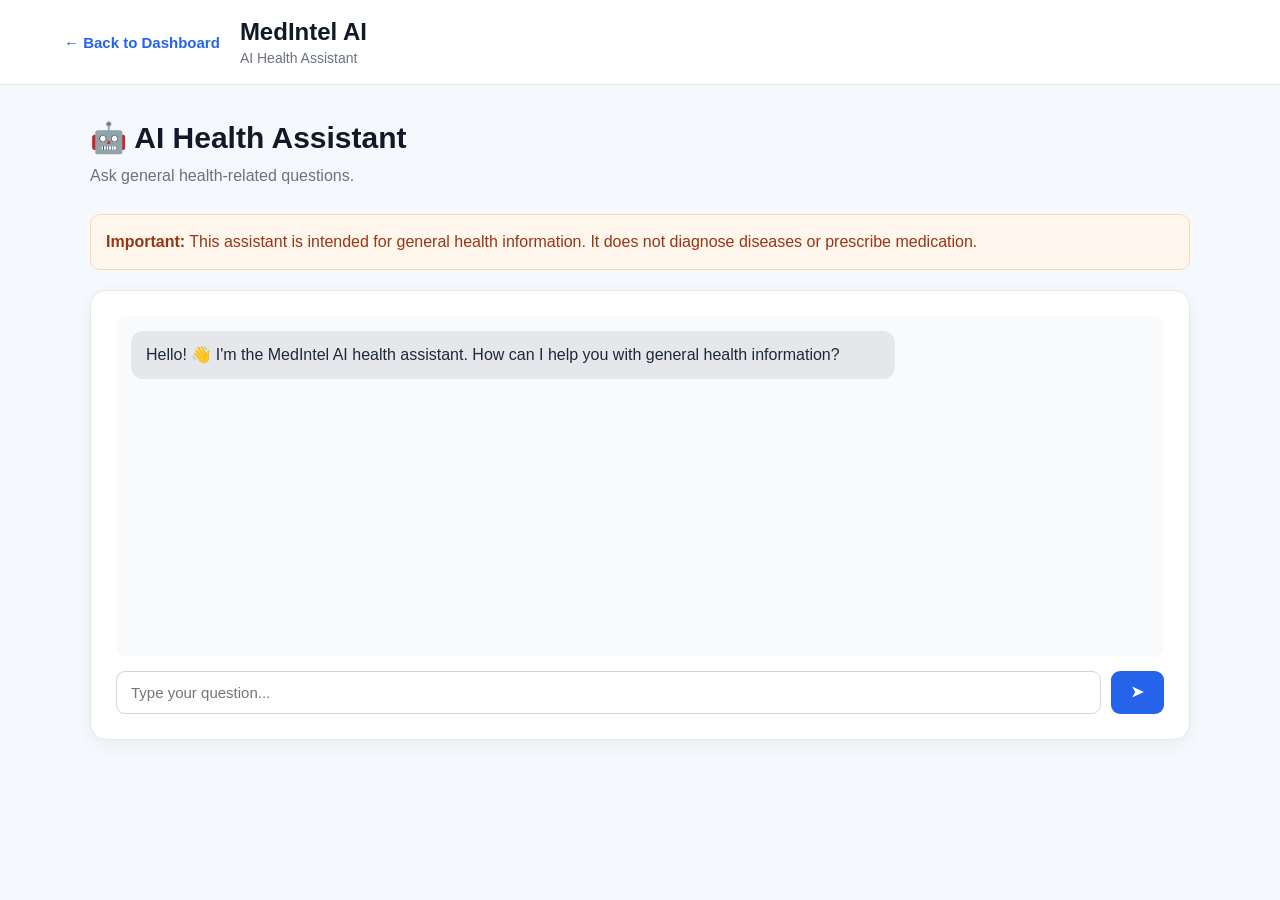
<file: features/assistant.html>
<!DOCTYPE html>
<html lang="en">
<head>

    <meta charset="UTF-8">
    <meta name="viewport" content="width=device-width, initial-scale=1.0">

    <title>AI Health Assistant | MedIntel AI</title>

    <link rel="stylesheet" href="../css/features.css">

</head>

<body>

<header class="feature-header">

    <a href="../dashboard.html" class="back-btn">
        ← Back to Dashboard
    </a>

    <div class="header-title">

        <h1>MedIntel AI</h1>

        <p>AI Health Assistant</p>

    </div>

</header>


<main class="feature-container">

    <section class="feature-hero">

        <h2>🤖 AI Health Assistant</h2>

        <p>
            Ask general health-related questions.
        </p>

    </section>


    <div class="disclaimer">

        <strong>Important:</strong>
        This assistant is intended for general health information.
        It does not diagnose diseases or prescribe medication.

    </div>


    <section class="card chat-container">

        <div
            id="chatMessages"
            class="chat-messages">

            <div class="chat-message bot-message">

                Hello! 👋 I'm the MedIntel AI health assistant.
                How can I help you with general health information?

            </div>

        </div>


        <div class="chat-input">

            <input
                type="text"
                id="assistantInput"
                class="form-control"
                placeholder="Type your question..."
                onkeydown="
                    if(event.key === 'Enter') sendMessage();
                ">

            <button
                class="primary-btn"
                onclick="sendMessage()">

                ➤

            </button>

        </div>

    </section>

</main>

<script src="../js/health-assistant.js"></script>

</body>
</html>
</file>
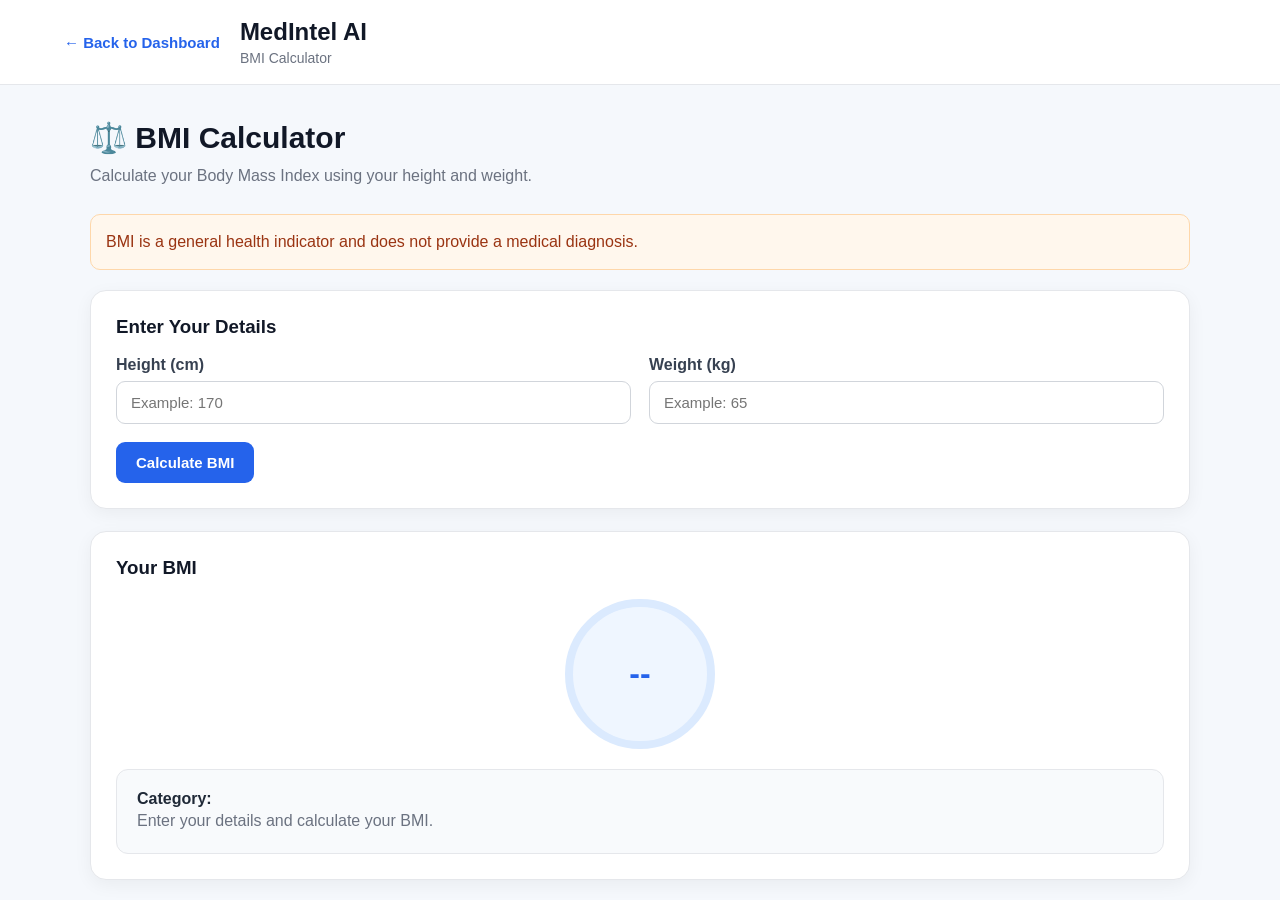
<file: features/bmi.html>
<!DOCTYPE html>
<html lang="en">
<head>

    <meta charset="UTF-8">
    <meta name="viewport" content="width=device-width, initial-scale=1.0">

    <title>BMI Calculator | MedIntel AI</title>

    <link rel="stylesheet" href="../css/features.css">

</head>

<body>

<header class="feature-header">

    <a href="../dashboard.html" class="back-btn">
        ← Back to Dashboard
    </a>

    <div class="header-title">

        <h1>MedIntel AI</h1>

        <p>BMI Calculator</p>

    </div>

</header>


<main class="feature-container">

    <section class="feature-hero">

        <h2>⚖️ BMI Calculator</h2>

        <p>
            Calculate your Body Mass Index using your height and weight.
        </p>

    </section>


    <div class="disclaimer">

        BMI is a general health indicator and does not provide
        a medical diagnosis.

    </div>


    <section class="card">

        <h3>Enter Your Details</h3>

        <div class="form-grid">

            <div class="form-group">

                <label for="height">
                    Height (cm)
                </label>

                <input
                    type="number"
                    id="height"
                    class="form-control"
                    placeholder="Example: 170">

            </div>


            <div class="form-group">

                <label for="weight">
                    Weight (kg)
                </label>

                <input
                    type="number"
                    id="weight"
                    class="form-control"
                    placeholder="Example: 65">

            </div>

        </div>


        <button
            class="primary-btn"
            onclick="calculateBMI()">

            Calculate BMI

        </button>

    </section>


    <section class="card">

        <h3>Your BMI</h3>

        <div class="bmi-circle">

            <span id="bmiResult">
                --
            </span>

        </div>


        <div class="result-box">

            <strong>Category:</strong>

            <p id="bmiCategory">
                Enter your details and calculate your BMI.
            </p>

        </div>

    </section>

</main>


<script src="../js/features.js"></script>

</body>
</html>
</file>
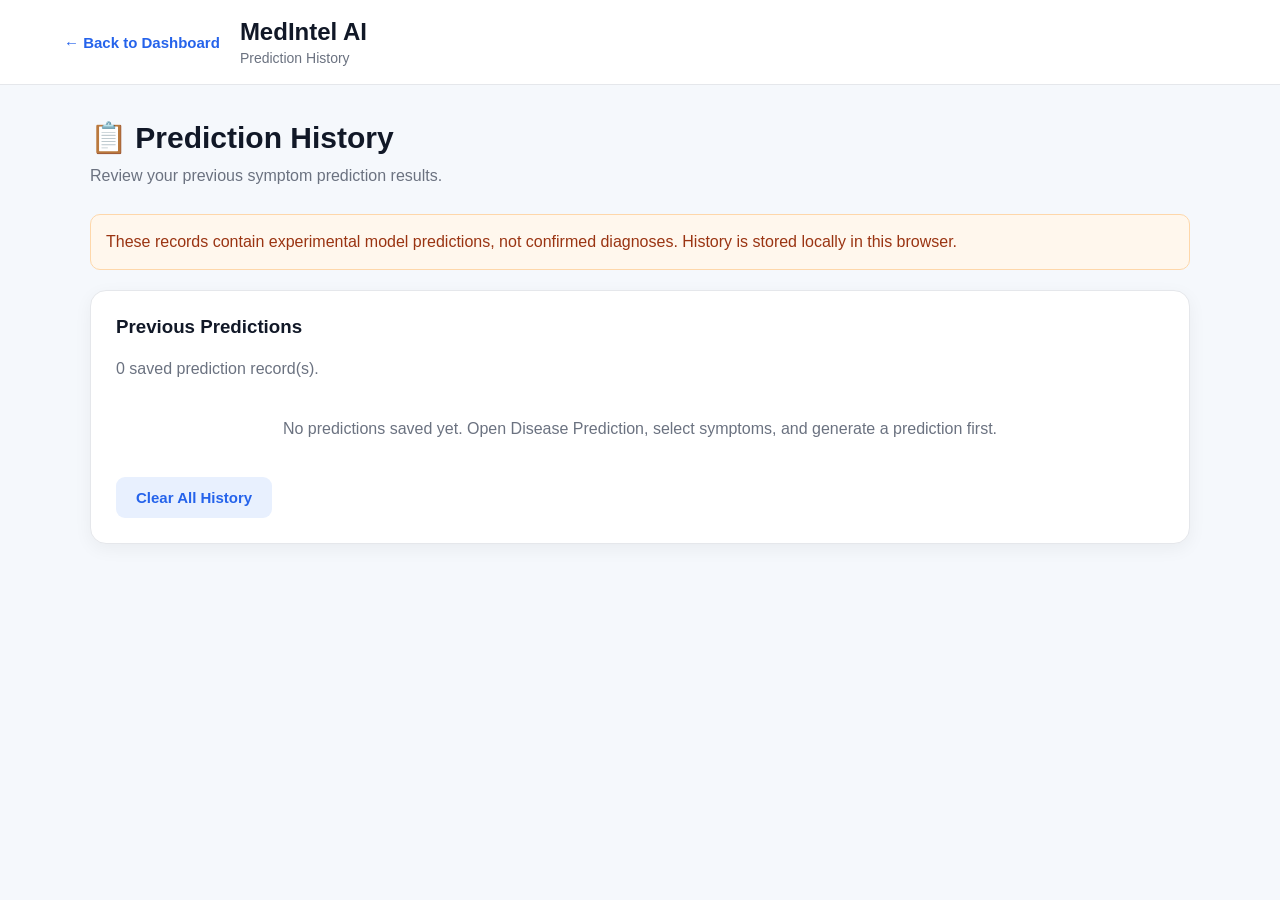
<file: features/history.html>
<!DOCTYPE html>
<html lang="en">
<head>
    <meta charset="UTF-8">
    <meta name="viewport" content="width=device-width, initial-scale=1.0">
    <title>Prediction History | MedIntel AI</title>
    <link rel="stylesheet" href="../css/features.css">
</head>
<body>

<header class="feature-header">
    <a href="../dashboard.html" class="back-btn">← Back to Dashboard</a>
    <div class="header-title">
        <h1>MedIntel AI</h1>
        <p>Prediction History</p>
    </div>
</header>

<main class="feature-container">
    <section class="feature-hero">
        <h2>📋 Prediction History</h2>
        <p>Review your previous symptom prediction results.</p>
    </section>

    <div class="disclaimer">
        These records contain experimental model predictions, not confirmed
        diagnoses. History is stored locally in this browser.
    </div>

    <section class="card">
        <h3>Previous Predictions</h3>

        <p id="historyStatus" role="status" aria-live="polite"></p>

        <div id="historyList">
            <p class="empty-state">Loading prediction history...</p>
        </div>

        <button
            type="button"
            id="clearHistoryButton"
            class="secondary-btn">
            Clear All History
        </button>
    </section>
</main>

<script src="../js/features.js"></script>
</body>
</html>
</file>
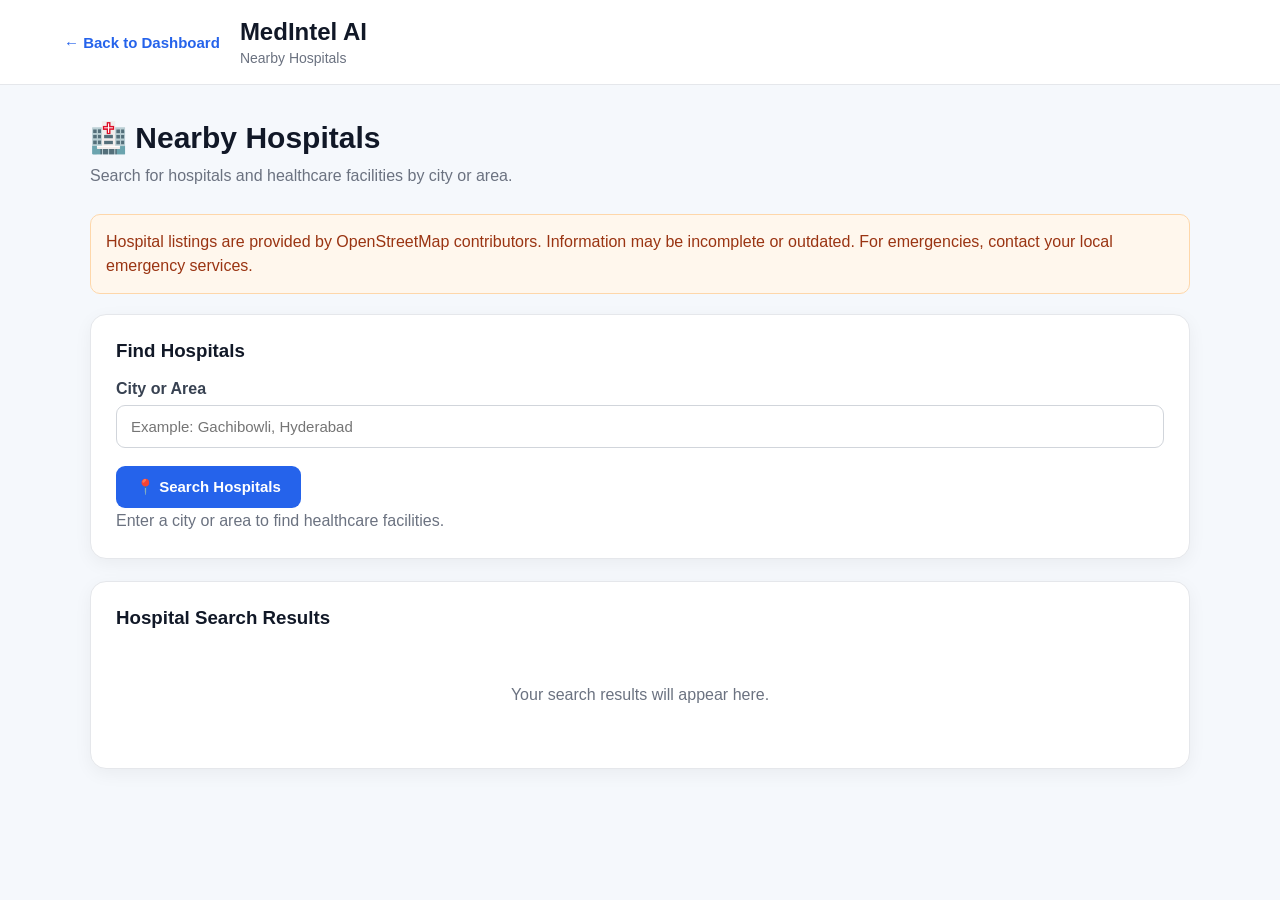
<file: features/hospitals.html>
<!DOCTYPE html>
<html lang="en">
<head>
    <meta charset="UTF-8">
    <meta name="viewport" content="width=device-width, initial-scale=1.0">
    <title>Nearby Hospitals | MedIntel AI</title>
    <link rel="stylesheet" href="../css/features.css">
</head>
<body>

<header class="feature-header">
    <a href="../dashboard.html" class="back-btn">← Back to Dashboard</a>
    <div class="header-title">
        <h1>MedIntel AI</h1>
        <p>Nearby Hospitals</p>
    </div>
</header>

<main class="feature-container">
    <section class="feature-hero">
        <h2>🏥 Nearby Hospitals</h2>
        <p>Search for hospitals and healthcare facilities by city or area.</p>
    </section>

    <div class="disclaimer">
        Hospital listings are provided by OpenStreetMap contributors.
        Information may be incomplete or outdated. For emergencies,
        contact your local emergency services.
    </div>

    <section class="card">
        <h3>Find Hospitals</h3>

        <form id="hospitalSearchForm">
            <div class="form-group">
                <label for="hospitalLocation">City or Area</label>
                <input
                    type="text"
                    id="hospitalLocation"
                    class="form-control"
                    placeholder="Example: Gachibowli, Hyderabad"
                    autocomplete="address-level2"
                    required>
            </div>

            <button type="submit" class="primary-btn" id="hospitalSearchButton">
                📍 Search Hospitals
            </button>
        </form>

        <p id="hospitalStatus" role="status" aria-live="polite">
            Enter a city or area to find healthcare facilities.
        </p>
    </section>

    <section class="card">
        <h3>Hospital Search Results</h3>
        <div id="hospitalResults">
            <p class="empty-state">Your search results will appear here.</p>
        </div>
    </section>
</main>

<script src="../js/features.js"></script>
</body>
</html>
</file>
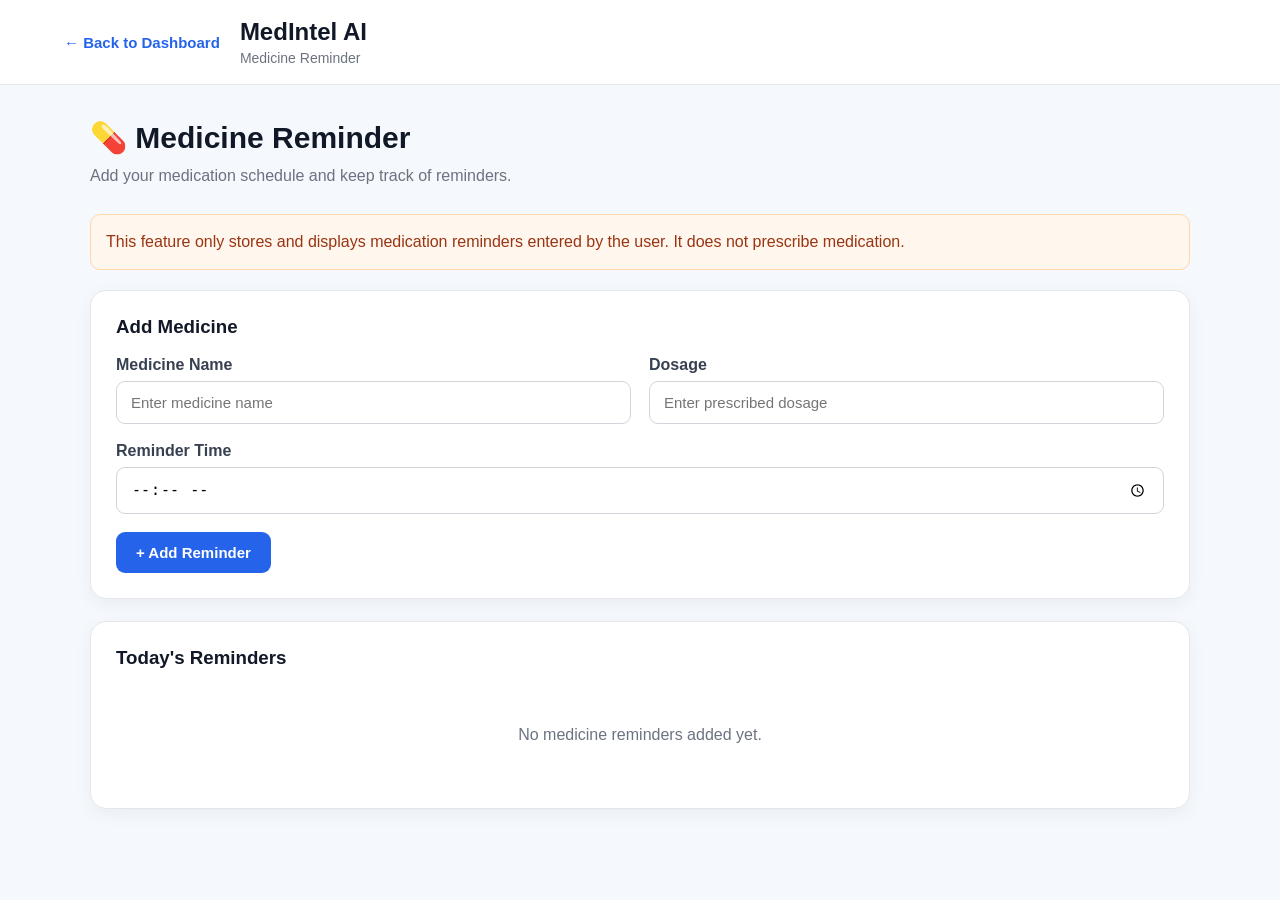
<file: features/medicine.html>
<!DOCTYPE html>
<html lang="en">
<head>

    <meta charset="UTF-8">
    <meta name="viewport" content="width=device-width, initial-scale=1.0">

    <title>Medicine Reminder | MedIntel AI</title>

    <link rel="stylesheet" href="../css/features.css">

</head>

<body>

<header class="feature-header">

    <a href="../dashboard.html" class="back-btn">
        ← Back to Dashboard
    </a>

    <div class="header-title">

        <h1>MedIntel AI</h1>

        <p>Medicine Reminder</p>

    </div>

</header>


<main class="feature-container">

    <section class="feature-hero">

        <h2>💊 Medicine Reminder</h2>

        <p>
            Add your medication schedule and keep track of reminders.
        </p>

    </section>


    <div class="disclaimer">

        This feature only stores and displays medication reminders
        entered by the user. It does not prescribe medication.

    </div>


    <section class="card">

        <h3>Add Medicine</h3>

        <div class="form-grid">

            <div class="form-group">

                <label for="medicineName">
                    Medicine Name
                </label>

                <input
                type="text"
                id="medicineName"
                class="form-control"
                placeholder="Enter medicine name"
                required>

            </div>


            <div class="form-group">

                <label for="dosage">
                    Dosage
                </label>

                    <input
                    type="text"
                    id="dosage"
                    class="form-control"
                    placeholder="Enter prescribed dosage"
                    required>

            </div>

        </div>


        <div class="form-group">

            <label for="medicineTime">
                Reminder Time
            </label>

                <input
                type="time"
                id="medicineTime"
                class="form-control"
                required>

        </div>

                <button
                type="button"
                class="primary-btn"
                id="addReminderButton">
                + Add Reminder
</button>

    </section>


    <section class="card">

        <h3>Today's Reminders</h3>

        <div id="reminderList">

            <div class="empty-state">

                No medicine reminders added yet.

            </div>

        </div>

    </section>

</main>


<script src="../js/features.js"></script>

</body>
</html>
</file>
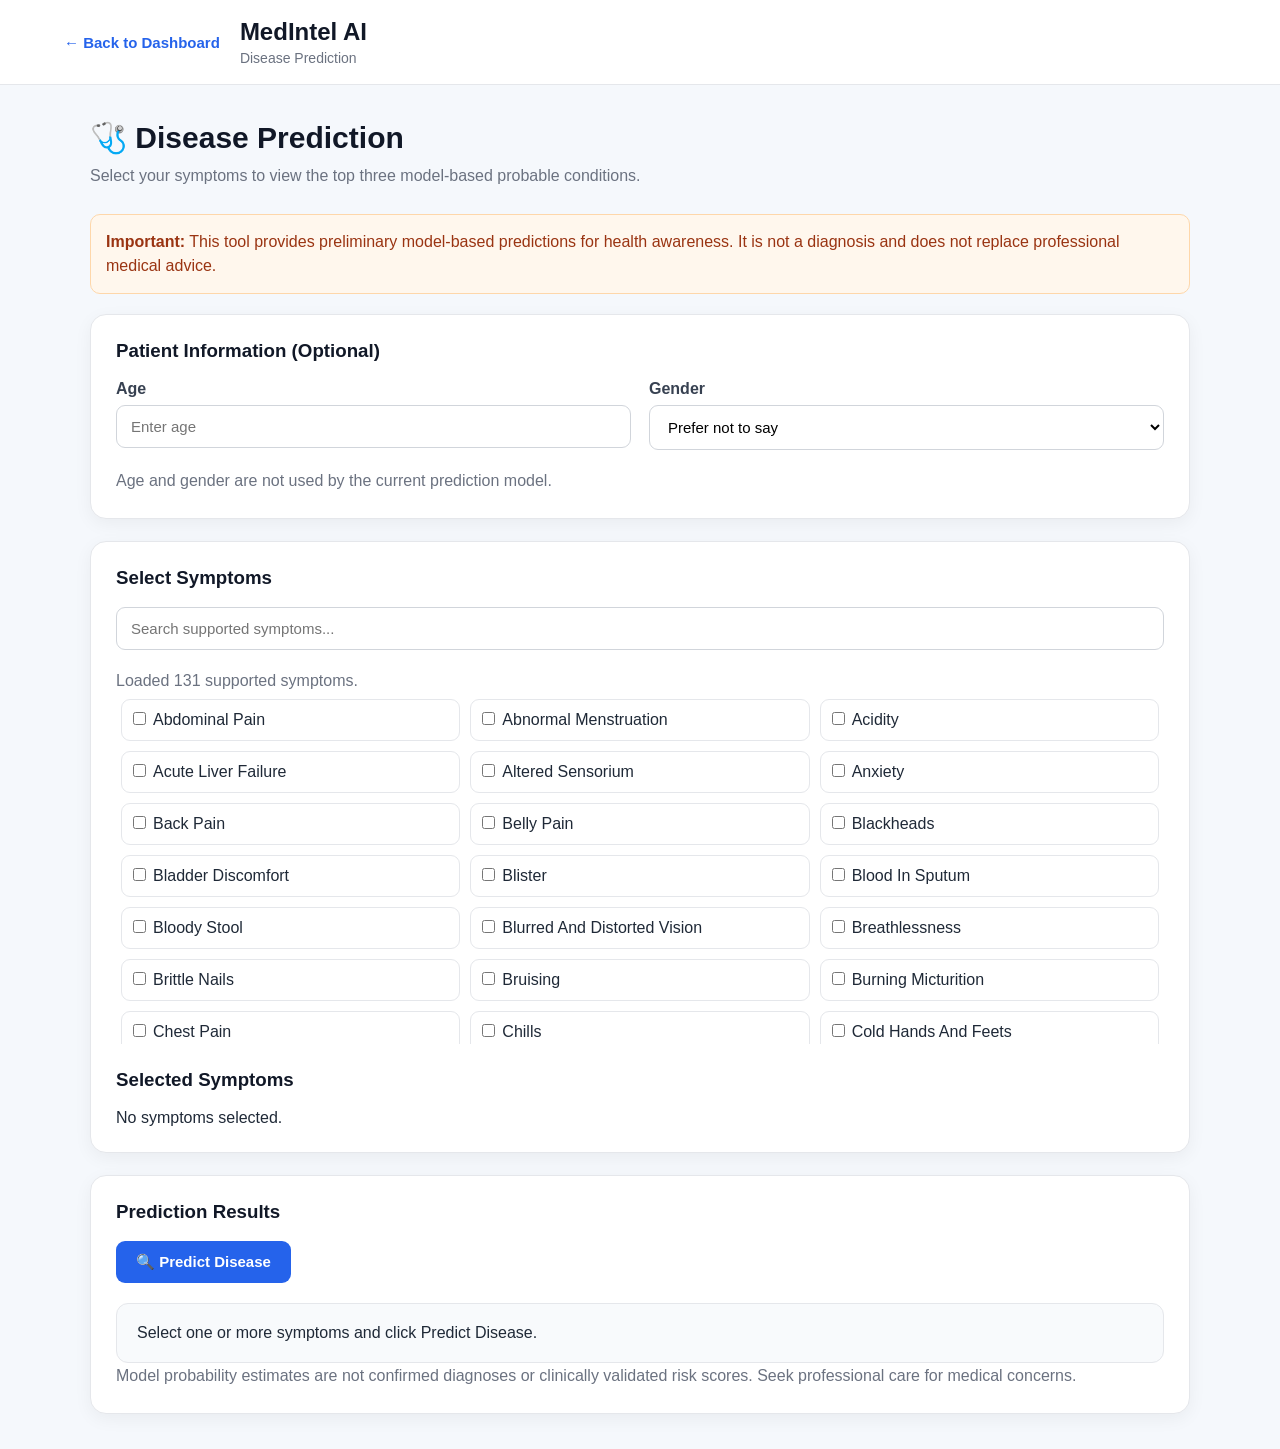
<file: features/prediction.html>
<!DOCTYPE html>
<html lang="en">
<head>
    <meta charset="UTF-8">
    <meta name="viewport" content="width=device-width, initial-scale=1.0">

    <title>Disease Prediction | MedIntel AI</title>
    <link rel="stylesheet" href="../css/features.css">
</head>
<body>

<div class="feature-page">
    <header class="feature-header">
        <a href="../dashboard.html" class="back-btn">
            ← Back to Dashboard
        </a>

        <div class="header-title">
            <h1>MedIntel AI</h1>
            <p>Disease Prediction</p>
        </div>
    </header>

    <main class="feature-container">
        <section class="feature-hero">
            <h2>🩺 Disease Prediction</h2>
            <p>
                Select your symptoms to view the top three
                model-based probable conditions.
            </p>
        </section>

        <div class="disclaimer">
            <strong>Important:</strong>
            This tool provides preliminary model-based predictions
            for health awareness. It is not a diagnosis and does not
            replace professional medical advice.
        </div>

        <section class="card">
            <h3>Patient Information (Optional)</h3>

            <div class="form-grid">
                <div class="form-group">
                    <label for="age">Age</label>
                    <input
                        type="number"
                        id="age"
                        class="form-control"
                        min="1"
                        max="120"
                        placeholder="Enter age">
                </div>

                <div class="form-group">
                    <label for="gender">Gender</label>
                    <select id="gender" class="form-control">
                        <option value="">Prefer not to say</option>
                        <option value="male">Male</option>
                        <option value="female">Female</option>
                        <option value="other">Other</option>
                    </select>
                </div>
            </div>

            <p>
                Age and gender are not used by the current prediction model.
            </p>
        </section>

        <section class="card">
            <h3>Select Symptoms</h3>

            <input
                type="search"
                id="symptomSearch"
                class="form-control symptom-search"
                placeholder="Search supported symptoms..."
                autocomplete="off"
                aria-label="Search symptoms">

            <p id="symptomStatus" role="status" aria-live="polite">
                Loading supported symptoms...
            </p>

            <div
                id="symptomList"
                class="symptom-list"
                aria-label="Available symptoms">
            </div>

            <h3 style="margin-top: 25px;">Selected Symptoms</h3>

            <div
                id="selectedSymptoms"
                class="selected-symptoms"
                aria-live="polite">
                No symptoms selected.
            </div>
        </section>

        <section class="card">
            <h3>Prediction Results</h3>

            <button
                type="button"
                id="predictButton"
                class="primary-btn">
                🔍 Predict Disease
            </button>

            <div
                id="predictionResults"
                class="result-box"
                style="margin-top: 20px;"
                role="status"
                aria-live="polite">
                Select one or more symptoms and click Predict Disease.
            </div>

            <p>
                Model probability estimates are not confirmed diagnoses
                or clinically validated risk scores. Seek professional
                care for medical concerns.
            </p>
        </section>
    </main>
</div>

<script src="../js/features.js"></script>
</body>
</html>
</file>
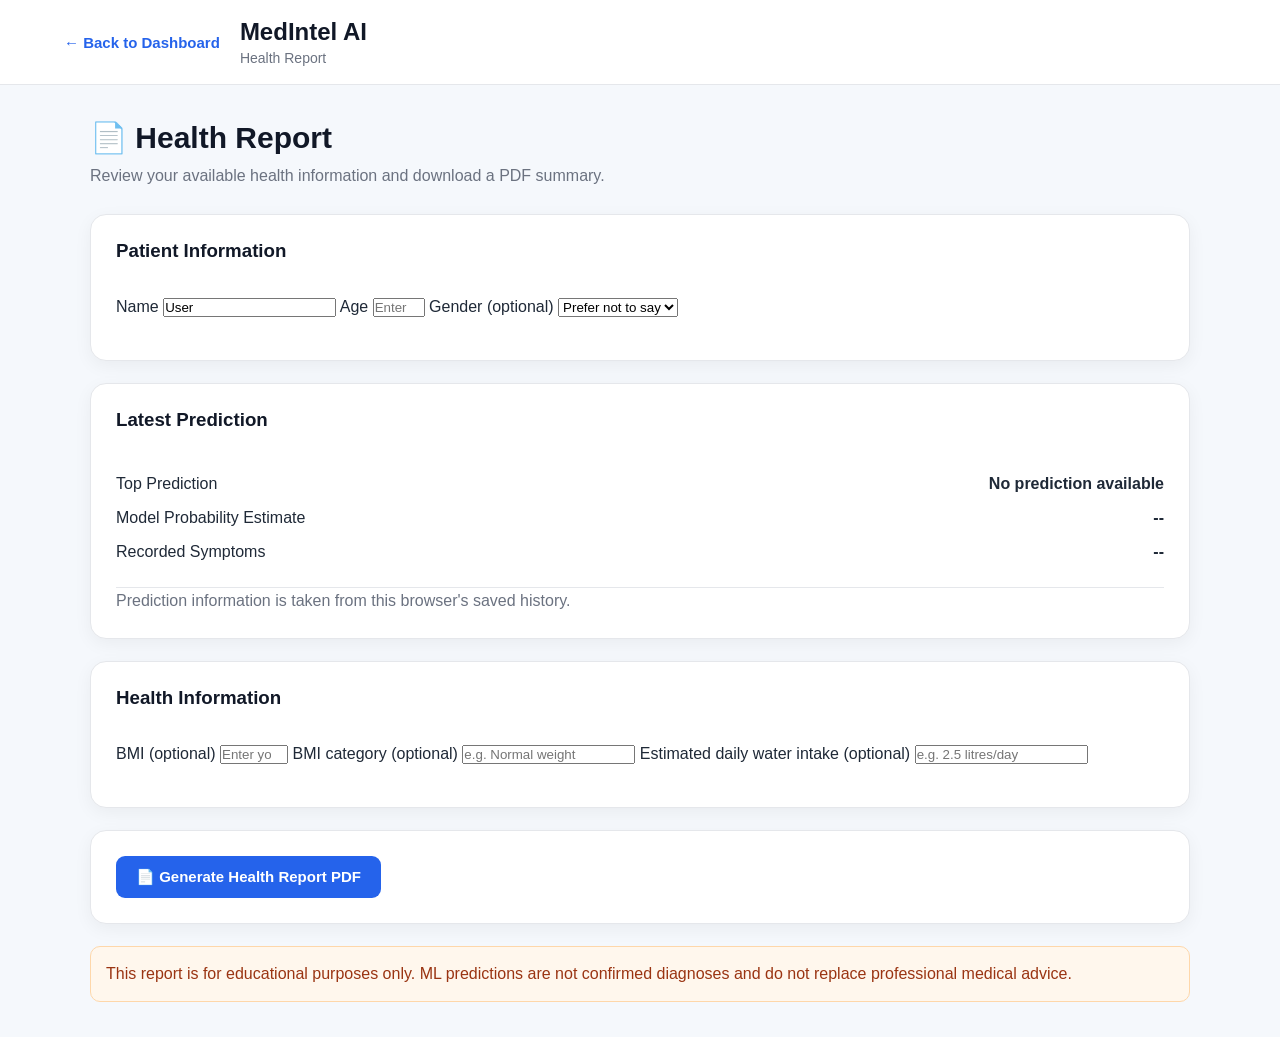
<file: features/report.html>
<!DOCTYPE html>
<html lang="en">
<head>
    <meta charset="UTF-8">
    <meta name="viewport" content="width=device-width, initial-scale=1.0">
    <title>Health Report | MedIntel AI</title>
    <link rel="stylesheet" href="../css/features.css">
</head>
<body>

<header class="feature-header">
    <a href="../dashboard.html" class="back-btn">← Back to Dashboard</a>
    <div class="header-title">
        <h1>MedIntel AI</h1>
        <p>Health Report</p>
    </div>
</header>

<main class="feature-container">

    <section class="feature-hero">
        <h2>📄 Health Report</h2>
        <p>Review your available health information and download a PDF summary.</p>
    </section>

    <section class="card">
        <h3>Patient Information</h3>

        <div class="report-section">
            <label for="patientName">Name</label>
            <input id="patientName" type="text" maxlength="100"
                   value="User" required>

            <label for="patientAge">Age</label>
            <input id="patientAge" type="number" min="1" max="120"
                   placeholder="Enter age (optional)">

            <label for="patientGender">Gender (optional)</label>
            <select id="patientGender">
                <option value="">Prefer not to say</option>
                <option value="Female">Female</option>
                <option value="Male">Male</option>
                <option value="Other">Other</option>
            </select>
        </div>
    </section>

    <section class="card">
        <h3>Latest Prediction</h3>
        <div class="report-section">
            <div class="report-row">
                <span>Top Prediction</span>
                <strong id="latestPrediction">No prediction available</strong>
            </div>
            <div class="report-row">
                <span>Model Probability Estimate</span>
                <strong id="latestProbability">--</strong>
            </div>
            <div class="report-row">
                <span>Recorded Symptoms</span>
                <strong id="reportSymptoms">--</strong>
            </div>
        </div>
        <p>Prediction information is taken from this browser's saved history.</p>
    </section>

    <section class="card">
        <h3>Health Information</h3>
        <div class="report-section">
            <label for="reportBMI">BMI (optional)</label>
            <input id="reportBMI" type="number" min="1" max="100"
                   step="0.1" placeholder="Enter your calculated BMI">

            <label for="reportBMICategory">BMI category (optional)</label>
            <input id="reportBMICategory" type="text" maxlength="60"
                   placeholder="e.g. Normal weight">

            <label for="reportWater">Estimated daily water intake (optional)</label>
            <input id="reportWater" type="text" maxlength="60"
                   placeholder="e.g. 2.5 litres/day">
        </div>
    </section>

    <section class="card">
        <button type="button" id="generateReportButton" class="primary-btn">
            📄 Generate Health Report PDF
        </button>
        <p id="reportStatus" role="status" aria-live="polite"></p>
    </section>

    <p class="disclaimer">
        This report is for educational purposes only. ML predictions are not
        confirmed diagnoses and do not replace professional medical advice.
    </p>

</main>

<script src="../js/health-report.js"></script>
</body>
</html>
</file>
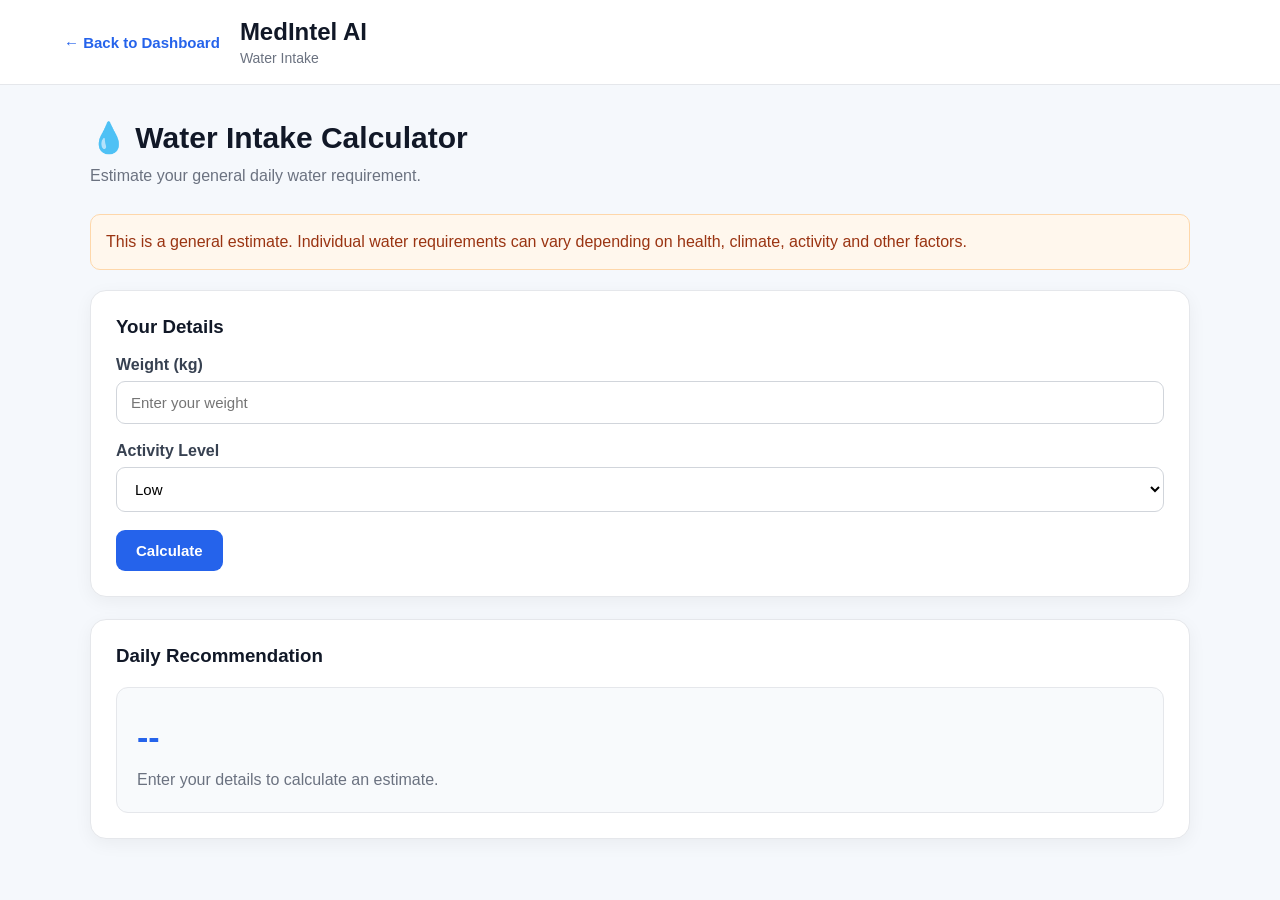
<file: features/water.html>
<!DOCTYPE html>
<html lang="en">
<head>

    <meta charset="UTF-8">
    <meta name="viewport" content="width=device-width, initial-scale=1.0">

    <title>Water Intake | MedIntel AI</title>

    <link rel="stylesheet" href="../css/features.css">

</head>

<body>

<header class="feature-header">

    <a href="../dashboard.html" class="back-btn">
        ← Back to Dashboard
    </a>

    <div class="header-title">

        <h1>MedIntel AI</h1>

        <p>Water Intake</p>

    </div>

</header>


<main class="feature-container">

    <section class="feature-hero">

        <h2>💧 Water Intake Calculator</h2>

        <p>
            Estimate your general daily water requirement.
        </p>

    </section>


    <div class="disclaimer">

        This is a general estimate. Individual water requirements
        can vary depending on health, climate, activity and other factors.

    </div>


    <section class="card">

        <h3>Your Details</h3>

        <div class="form-group">

            <label for="waterWeight">
                Weight (kg)
            </label>

            <input
                type="number"
                id="waterWeight"
                class="form-control"
                placeholder="Enter your weight">

        </div>


        <div class="form-group">

            <label for="activityLevel">
                Activity Level
            </label>

            <select
                id="activityLevel"
                class="form-control">

                <option value="low">
                    Low
                </option>

                <option value="moderate">
                    Moderate
                </option>

                <option value="high">
                    High
                </option>

            </select>

        </div>


        <button
            class="primary-btn"
            onclick="calculateWater()">

            Calculate

        </button>

    </section>


    <section class="card">

        <h3>Daily Recommendation</h3>

        <div class="result-box">

            <div
                id="waterResult"
                class="result-value">

                --

            </div>

            <p id="waterGlasses">
                Enter your details to calculate an estimate.
            </p>

        </div>

    </section>

</main>


<script src="../js/features.js"></script>

</body>
</html>
</file>
<file: css/features.css>
* {
    margin: 0;
    padding: 0;
    box-sizing: border-box;
}

body {
    font-family: Arial, Helvetica, sans-serif;
    background: #f5f8fc;
    color: #1f2937;
    min-height: 100vh;
}

.feature-page {
    min-height: 100vh;
}

/* Header */

.feature-header {
    background: #ffffff;
    border-bottom: 1px solid #e5e7eb;
    padding: 18px 5%;
    display: flex;
    align-items: center;
    gap: 20px;
    position: sticky;
    top: 0;
    z-index: 10;
}

.back-btn {
    text-decoration: none;
    color: #2563eb;
    font-weight: 600;
    font-size: 15px;
}

.back-btn:hover {
    text-decoration: underline;
}

.header-title h1 {
    font-size: 24px;
    color: #111827;
}

.header-title p {
    margin-top: 4px;
    color: #6b7280;
    font-size: 14px;
}

/* Main */

.feature-container {
    width: 90%;
    max-width: 1100px;
    margin: 35px auto;
}

/* Hero */

.feature-hero {
    margin-bottom: 25px;
}

.feature-hero h2 {
    font-size: 30px;
    margin-bottom: 8px;
    color: #111827;
}

.feature-hero p {
    color: #6b7280;
    line-height: 1.6;
}

/* Cards */

.card {
    background: #ffffff;
    border-radius: 16px;
    padding: 25px;
    margin-bottom: 22px;
    border: 1px solid #e5e7eb;
    box-shadow: 0 5px 18px rgba(0, 0, 0, 0.05);
}

.card h3 {
    margin-bottom: 18px;
    color: #111827;
}

.card p {
    color: #6b7280;
    line-height: 1.6;
}

/* Form */

.form-group {
    margin-bottom: 18px;
}

.form-group label {
    display: block;
    margin-bottom: 7px;
    font-weight: 600;
    color: #374151;
}

.form-control {
    width: 100%;
    padding: 12px 14px;
    border: 1px solid #d1d5db;
    border-radius: 9px;
    font-size: 15px;
    outline: none;
    background: #ffffff;
}

.form-control:focus {
    border-color: #2563eb;
}

/* Grid */

.form-grid {
    display: grid;
    grid-template-columns: repeat(2, 1fr);
    gap: 18px;
}

/* Buttons */

.primary-btn,
.secondary-btn,
.danger-btn {
    border: none;
    padding: 12px 20px;
    border-radius: 9px;
    cursor: pointer;
    font-size: 15px;
    font-weight: 600;
    transition: 0.2s;
}

.primary-btn {
    background: #2563eb;
    color: white;
}

.primary-btn:hover {
    background: #1d4ed8;
}

.secondary-btn {
    background: #e8f0fe;
    color: #2563eb;
}

.secondary-btn:hover {
    background: #dbeafe;
}

.danger-btn {
    background: #fee2e2;
    color: #dc2626;
}

.danger-btn:hover {
    background: #fecaca;
}

/* Result */

.result-box {
    margin-top: 20px;
    padding: 20px;
    border-radius: 12px;
    background: #f8fafc;
    border: 1px solid #e5e7eb;
}

.result-value {
    font-size: 34px;
    font-weight: bold;
    color: #2563eb;
    margin: 10px 0;
}

/* Prediction */

.symptom-search {
    margin-bottom: 18px;
}

.symptom-list {
    display: grid;
    grid-template-columns: repeat(3, 1fr);
    gap: 10px;
    max-height: 350px;
    overflow-y: auto;
    padding: 5px;
}

.symptom-item {
    border: 1px solid #e5e7eb;
    padding: 11px;
    border-radius: 9px;
    cursor: pointer;
    background: #ffffff;
    transition: 0.2s;
}

.symptom-item:hover {
    border-color: #2563eb;
    background: #eff6ff;
}

.symptom-item input {
    margin-right: 7px;
}

.selected-symptoms {
    display: flex;
    flex-wrap: wrap;
    gap: 8px;
    margin-top: 15px;
}

.symptom-tag {
    background: #dbeafe;
    color: #1d4ed8;
    padding: 7px 11px;
    border-radius: 20px;
    font-size: 13px;
}

/* Prediction results */

.prediction-result {
    border-left: 4px solid #2563eb;
    padding: 15px;
    background: #f8fafc;
    margin-bottom: 12px;
    border-radius: 8px;
}

.prediction-result strong {
    font-size: 17px;
}

.prediction-probability {
    float: right;
    font-weight: bold;
    color: #2563eb;
}

/* BMI */

.bmi-circle {
    width: 150px;
    height: 150px;
    border-radius: 50%;
    background: #eff6ff;
    display: flex;
    align-items: center;
    justify-content: center;
    margin: 20px auto;
    border: 8px solid #dbeafe;
}

.bmi-circle span {
    font-size: 32px;
    font-weight: bold;
    color: #2563eb;
}

/* Reminder */

.reminder-item {
    display: flex;
    justify-content: space-between;
    align-items: center;
    padding: 17px;
    border: 1px solid #e5e7eb;
    border-radius: 10px;
    margin-bottom: 12px;
    background: #ffffff;
}

.reminder-name {
    font-weight: bold;
}

.reminder-time {
    color: #6b7280;
    font-size: 14px;
    margin-top: 4px;
}

/* Hospitals */

.hospital-card {
    padding: 18px;
    border: 1px solid #e5e7eb;
    border-radius: 12px;
    margin-bottom: 15px;
}

.hospital-card h4 {
    margin-bottom: 7px;
}

.hospital-card p {
    margin-bottom: 10px;
}

/* History */

.history-item {
    border: 1px solid #e5e7eb;
    padding: 20px;
    border-radius: 12px;
    margin-bottom: 15px;
}

.history-date {
    color: #6b7280;
    font-size: 13px;
    margin-bottom: 10px;
}

.history-disease {
    font-weight: bold;
    color: #2563eb;
}

/* Chat */

.chat-container {
    height: 450px;
    display: flex;
    flex-direction: column;
}

.chat-messages {
    flex: 1;
    overflow-y: auto;
    padding: 15px;
    background: #f8fafc;
    border-radius: 10px;
    margin-bottom: 15px;
}

.chat-message {
    max-width: 75%;
    padding: 12px 15px;
    border-radius: 12px;
    margin-bottom: 12px;
    line-height: 1.5;
}

.bot-message {
    background: #e5e7eb;
    margin-right: auto;
}

.user-message {
    background: #dbeafe;
    margin-left: auto;
}

.chat-input {
    display: flex;
    gap: 10px;
}

.chat-input input {
    flex: 1;
}

/* Report */

.report-section {
    border-bottom: 1px solid #e5e7eb;
    padding: 18px 0;
}

.report-section:last-child {
    border-bottom: none;
}

.report-row {
    display: flex;
    justify-content: space-between;
    padding: 8px 0;
}

/* Disclaimer */

.disclaimer {
    background: #fff7ed;
    border: 1px solid #fed7aa;
    color: #9a3412;
    padding: 15px;
    border-radius: 10px;
    margin-bottom: 20px;
    line-height: 1.5;
}

/* Empty state */

.empty-state {
    text-align: center;
    padding: 35px;
    color: #6b7280;
}

/* Responsive */

@media (max-width: 768px) {

    .feature-container {
        width: 94%;
    }

    .feature-header {
        padding: 15px 3%;
    }

    .feature-hero h2 {
        font-size: 25px;
    }

    .form-grid {
        grid-template-columns: 1fr;
    }

    .symptom-list {
        grid-template-columns: 1fr;
    }

    .chat-message {
        max-width: 90%;
    }

    .reminder-item {
        flex-direction: column;
        align-items: flex-start;
        gap: 12px;
    }
}
</file>
